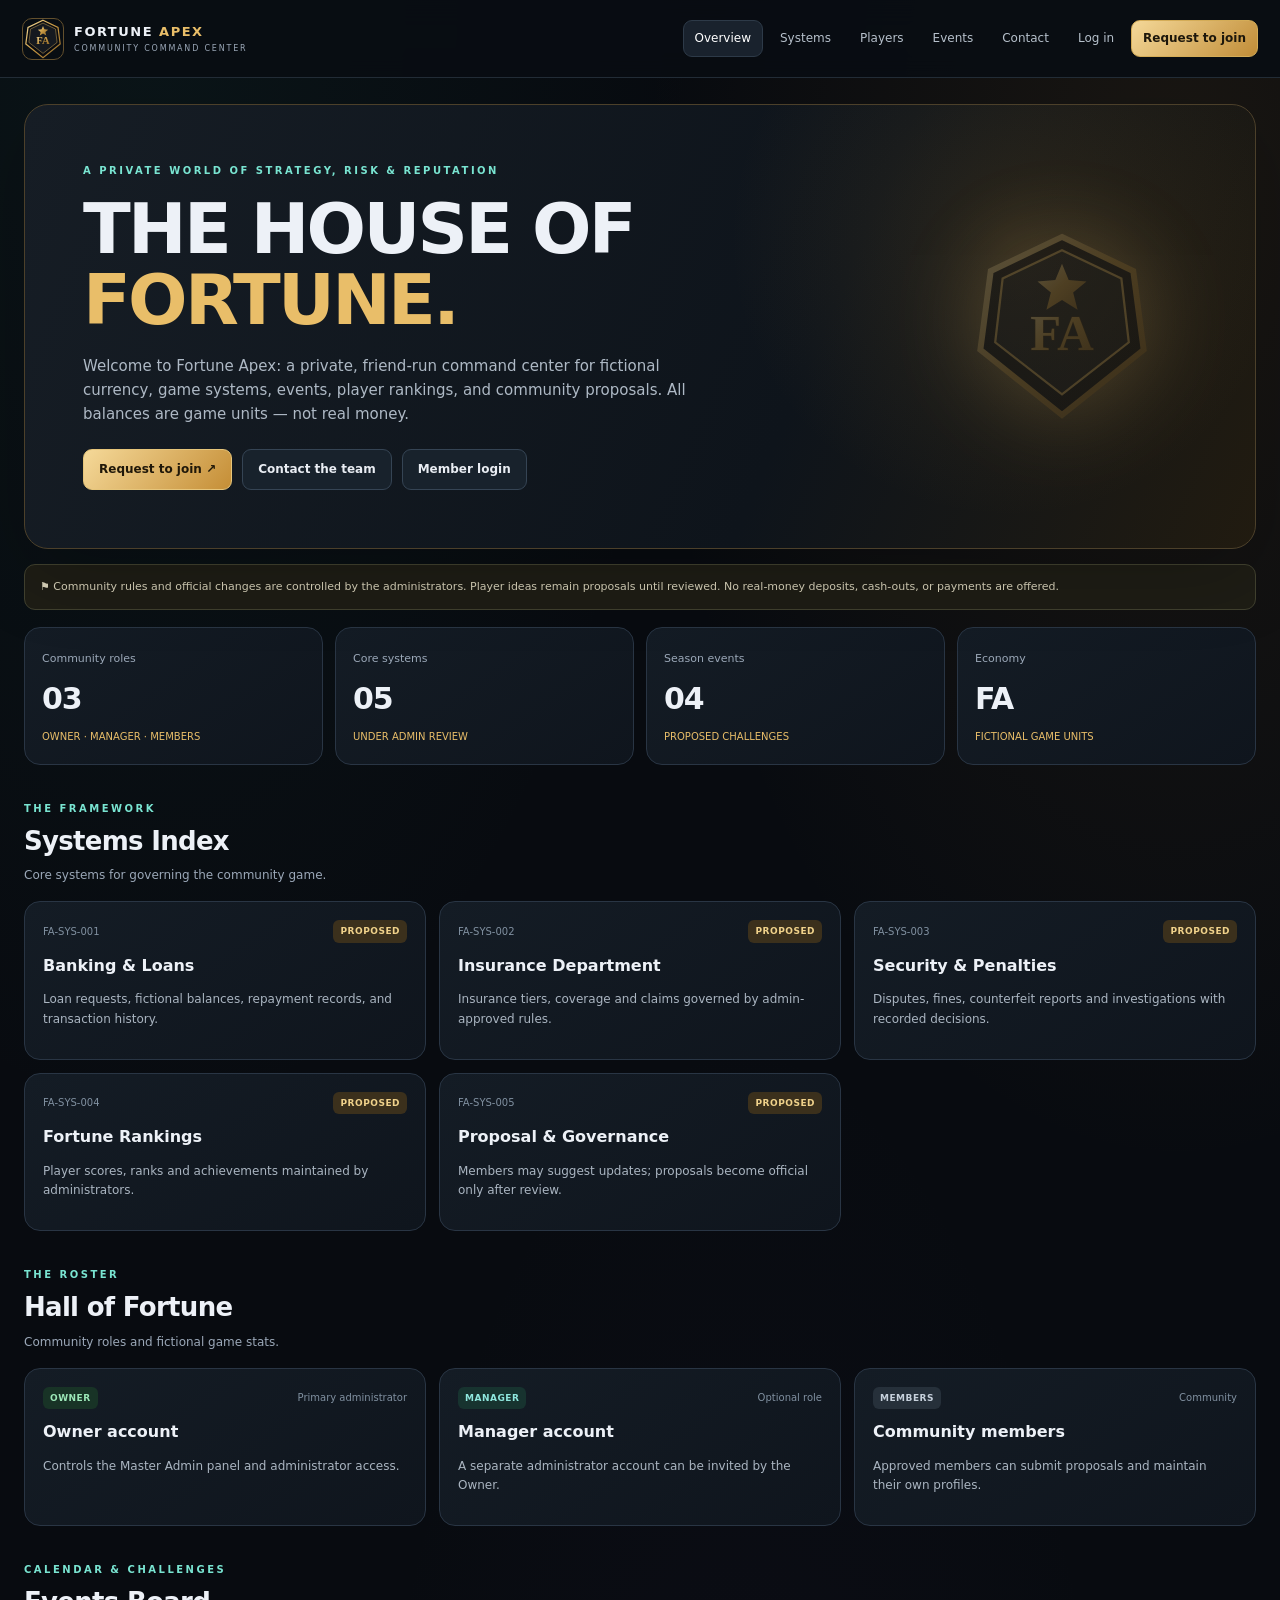
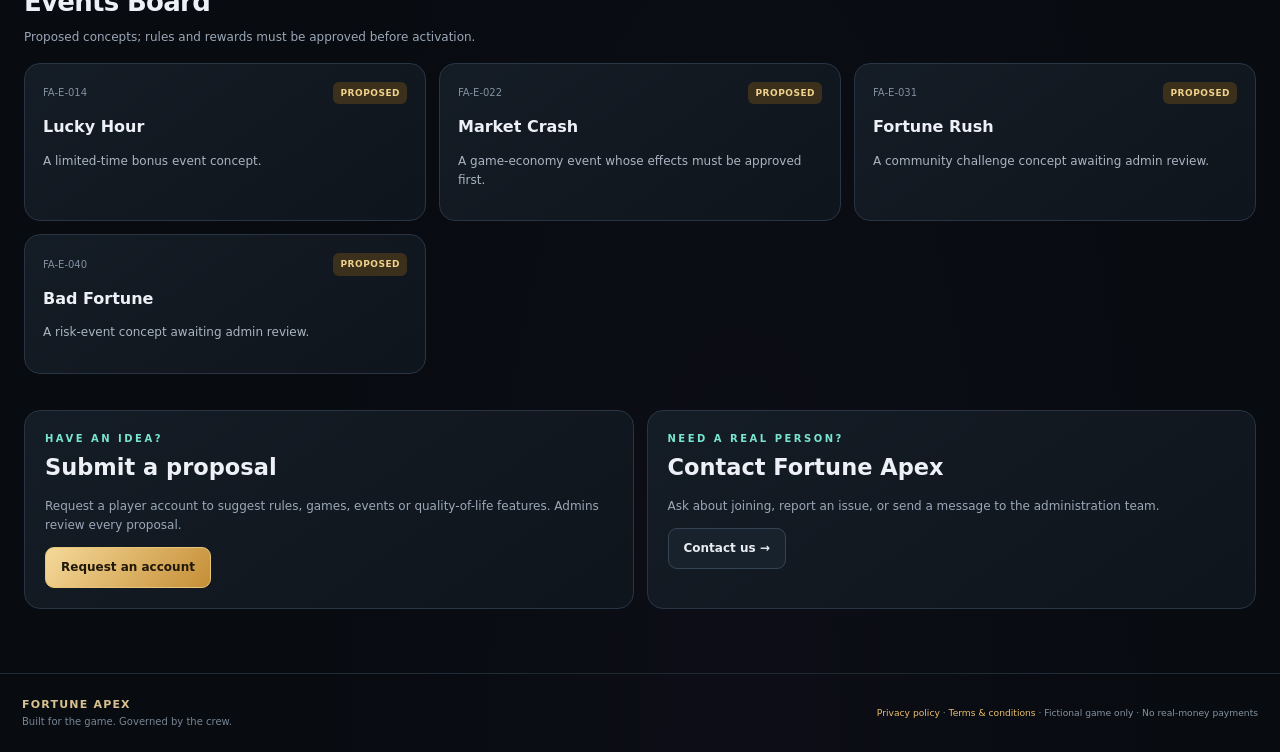
<file: index.html>
<!doctype html>
<html lang="en"><head><meta charset="utf-8"><meta name="viewport" content="width=device-width,initial-scale=1"><meta name="theme-color" content="#090b10"><meta name="description" content="Fortune Apex — a private, friend-run strategy and game community."><title>FORTUNE APEX · Community Command Center</title><link rel="icon" href="/favicon.svg" type="image/svg+xml"><link rel="icon" type="image/svg+xml" href="/favicon.svg"><link rel="stylesheet" href="/assets/site.css"><script defer src="/assets/site.js"></script></head>
<body><header class="topbar"><a class="brand" href="/index.html"><img src="/favicon.svg" alt="" width="42" height="42"><span><strong>FORTUNE <i>APEX</i></strong><small>COMMUNITY COMMAND CENTER</small></span></a><button class="nav-toggle" aria-label="Open navigation" aria-expanded="false">☰</button><nav class="nav"><a class="active" href="/index.html">Overview</a><a href="#systems">Systems</a><a href="#players">Players</a><a href="#events">Events</a><a href="/contact.php">Contact</a><a href="/login.php">Log in</a><a class="nav-cta" href="/register.php">Request to join</a></nav></header>
<main class="container"><section class="hero"><img class="hero-emblem" src="/favicon.svg" alt=""><div class="eyebrow">A private world of strategy, risk & reputation</div><h1>THE HOUSE OF <span>FORTUNE.</span></h1><p>Welcome to Fortune Apex: a private, friend-run command center for fictional currency, game systems, events, player rankings, and community proposals. All balances are game units — not real money.</p><div class="button-row"><a class="btn gold" href="/register.php">Request to join ↗</a><a class="btn" href="/contact.php">Contact the team</a><a class="btn" href="/login.php">Member login</a></div></section>
<div class="notice">⚑ Community rules and official changes are controlled by the administrators. Player ideas remain proposals until reviewed. No real-money deposits, cash-outs, or payments are offered.</div>
<div class="stats"><div class="stat"><small>Community roles</small><strong>03</strong><span class="tiny">OWNER · MANAGER · MEMBERS</span></div><div class="stat"><small>Core systems</small><strong>05</strong><span class="tiny">UNDER ADMIN REVIEW</span></div><div class="stat"><small>Season events</small><strong>04</strong><span class="tiny">PROPOSED CHALLENGES</span></div><div class="stat"><small>Economy</small><strong>FA</strong><span class="tiny">FICTIONAL GAME UNITS</span></div></div>
<section class="section" id="systems"><div class="section-heading"><div><div class="eyebrow">The framework</div><h2>Systems Index</h2><p>Core systems for governing the community game.</p></div></div><div class="grid"><article class="card"><div class="cardtop"><span class="meta">FA-SYS-001</span><span class="tag proposed">PROPOSED</span></div><h3>Banking & Loans</h3><p>Loan requests, fictional balances, repayment records, and transaction history.</p></article><article class="card"><div class="cardtop"><span class="meta">FA-SYS-002</span><span class="tag proposed">PROPOSED</span></div><h3>Insurance Department</h3><p>Insurance tiers, coverage and claims governed by admin-approved rules.</p></article><article class="card"><div class="cardtop"><span class="meta">FA-SYS-003</span><span class="tag proposed">PROPOSED</span></div><h3>Security & Penalties</h3><p>Disputes, fines, counterfeit reports and investigations with recorded decisions.</p></article><article class="card"><div class="cardtop"><span class="meta">FA-SYS-004</span><span class="tag proposed">PROPOSED</span></div><h3>Fortune Rankings</h3><p>Player scores, ranks and achievements maintained by administrators.</p></article><article class="card"><div class="cardtop"><span class="meta">FA-SYS-005</span><span class="tag proposed">PROPOSED</span></div><h3>Proposal & Governance</h3><p>Members may suggest updates; proposals become official only after review.</p></article></div></section>
<section class="section" id="players"><div class="section-heading"><div><div class="eyebrow">The roster</div><h2>Hall of Fortune</h2><p>Community roles and fictional game stats.</p></div></div><div class="grid"><article class="card"><div class="cardtop"><span class="tag active">OWNER</span><span class="meta">Primary administrator</span></div><h3>Owner account</h3><p>Controls the Master Admin panel and administrator access.</p></article><article class="card"><div class="cardtop"><span class="tag planned">MANAGER</span><span class="meta">Optional role</span></div><h3>Manager account</h3><p>A separate administrator account can be invited by the Owner.</p></article><article class="card"><div class="cardtop"><span class="tag">MEMBERS</span><span class="meta">Community</span></div><h3>Community members</h3><p>Approved members can submit proposals and maintain their own profiles.</p></article></div></section>
<section class="section" id="events"><div class="section-heading"><div><div class="eyebrow">Calendar & challenges</div><h2>Events Board</h2><p>Proposed concepts; rules and rewards must be approved before activation.</p></div></div><div class="grid"><article class="card"><div class="cardtop"><span class="meta">FA-E-014</span><span class="tag proposed">PROPOSED</span></div><h3>Lucky Hour</h3><p>A limited-time bonus event concept.</p></article><article class="card"><div class="cardtop"><span class="meta">FA-E-022</span><span class="tag proposed">PROPOSED</span></div><h3>Market Crash</h3><p>A game-economy event whose effects must be approved first.</p></article><article class="card"><div class="cardtop"><span class="meta">FA-E-031</span><span class="tag proposed">PROPOSED</span></div><h3>Fortune Rush</h3><p>A community challenge concept awaiting admin review.</p></article><article class="card"><div class="cardtop"><span class="meta">FA-E-040</span><span class="tag proposed">PROPOSED</span></div><h3>Bad Fortune</h3><p>A risk-event concept awaiting admin review.</p></article></div></section>
<section class="section"><div class="grid two"><article class="panel"><div class="eyebrow">Have an idea?</div><h2>Submit a proposal</h2><p>Request a player account to suggest rules, games, events or quality-of-life features. Admins review every proposal.</p><a class="btn gold" href="/register.php">Request an account</a></article><article class="panel"><div class="eyebrow">Need a real person?</div><h2>Contact Fortune Apex</h2><p>Ask about joining, report an issue, or send a message to the administration team.</p><a class="btn" href="/contact.php">Contact us →</a></article></div></section>
</main><footer class="footer"><div><b>FORTUNE APEX</b><span>Built for the game. Governed by the crew.</span></div><small><a href="/privacy.html">Privacy policy</a> · <a href="/terms.html">Terms & conditions</a> · Fictional game only · No real-money payments</small></footer></body></html>
</file>
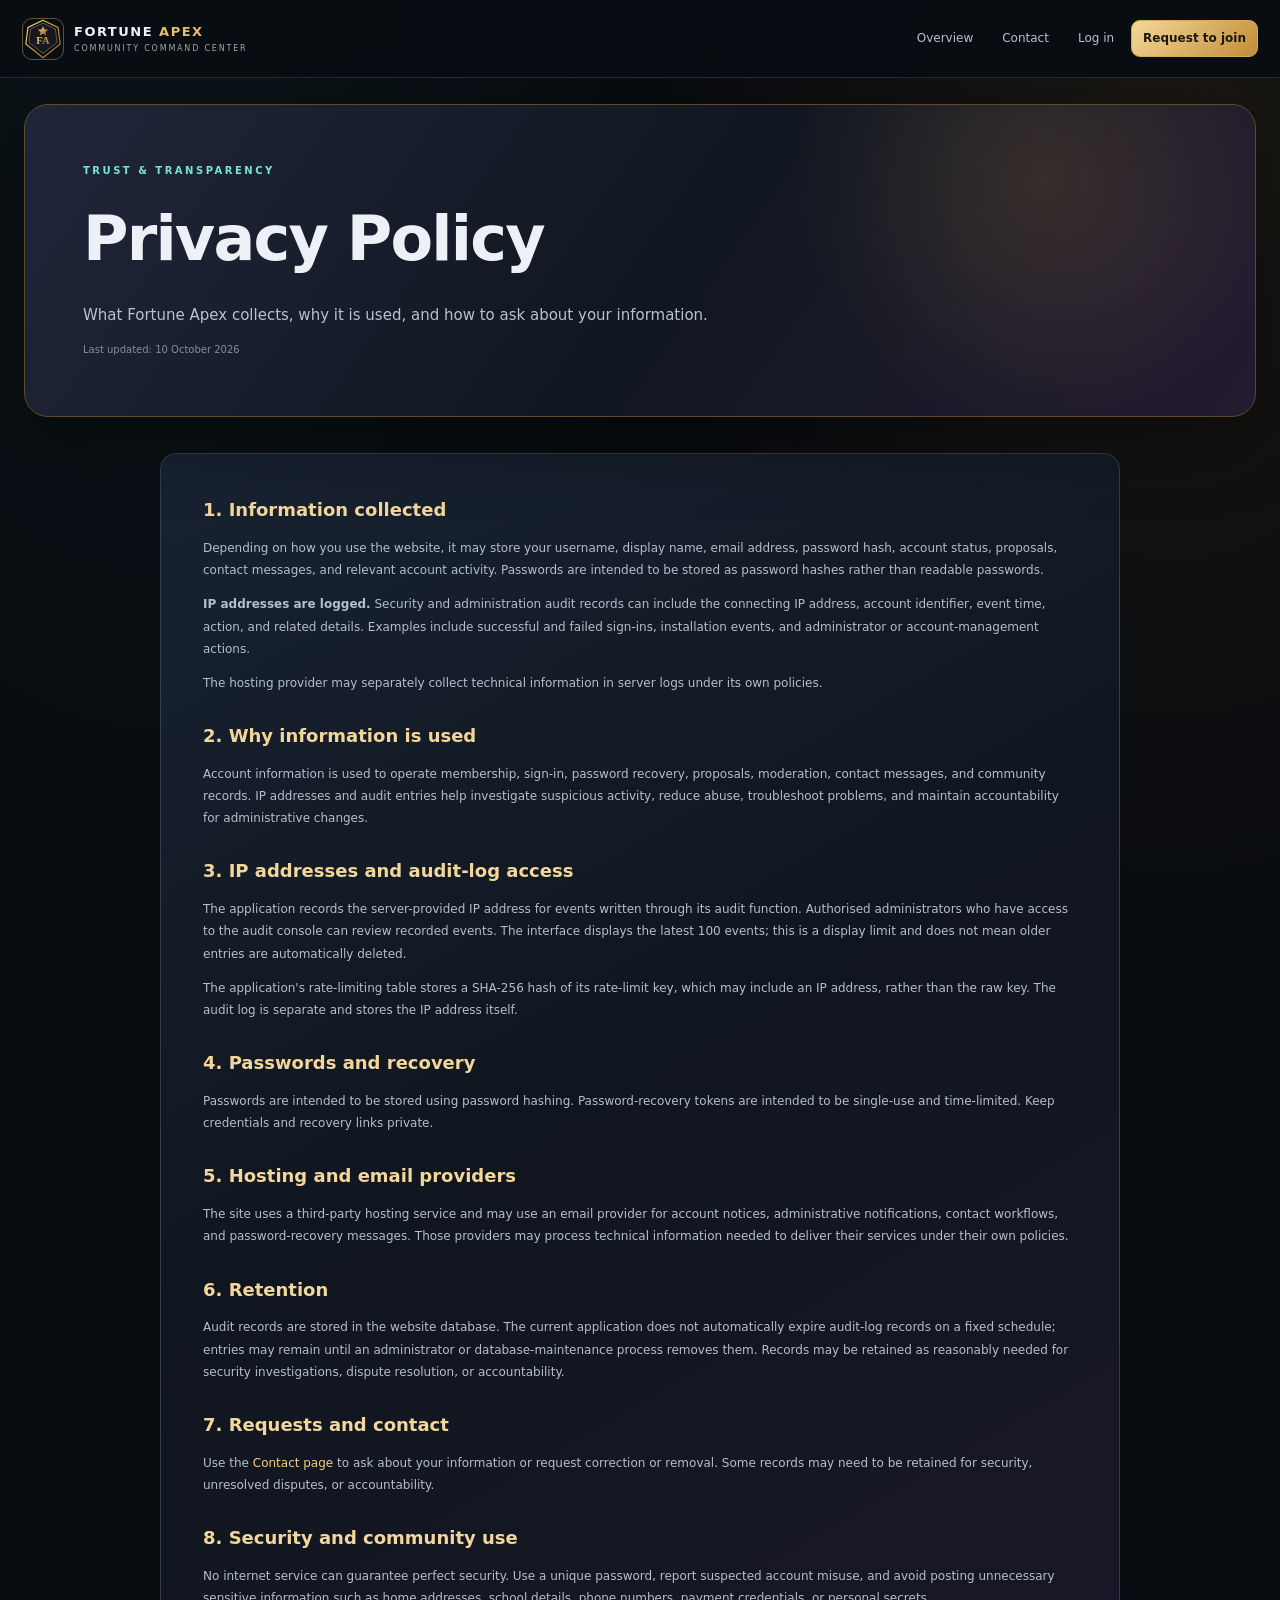
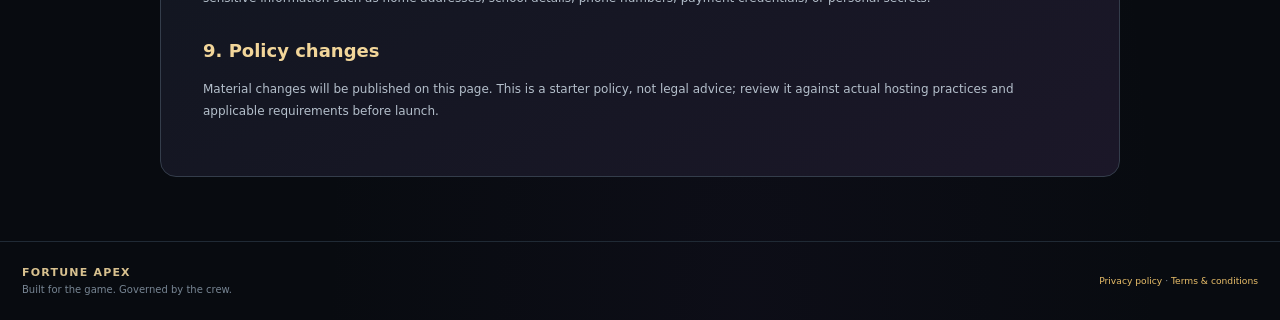
<file: privacy.html>
<!doctype html>
<html lang="en"><head><meta charset="utf-8"><meta name="viewport" content="width=device-width,initial-scale=1"><meta name="theme-color" content="#090b10"><title>Privacy Policy · Fortune Apex</title><link rel="icon" href="/favicon.svg" type="image/svg+xml"><link rel="stylesheet" href="/assets/site.css"><script defer src="/assets/site.js"></script></head>
<body><header class="topbar"><a class="brand" href="/index.html"><img src="/favicon.svg" alt="" width="42" height="42"><span><strong>FORTUNE <i>APEX</i></strong><small>COMMUNITY COMMAND CENTER</small></span></a><button class="nav-toggle" aria-label="Open navigation" aria-expanded="false">☰</button><nav class="nav"><a href="/index.html">Overview</a><a href="/contact.php">Contact</a><a href="/login.php">Log in</a><a class="nav-cta" href="/register.php">Request to join</a></nav></header>
<main class="container"><section class="legal-hero"><div class="eyebrow">Trust &amp; transparency</div><h1>Privacy Policy</h1><p>What Fortune Apex collects, why it is used, and how to ask about your information.</p><div class="meta">Last updated: 10 October 2026</div></section><section class="section legal-content"><article class="panel">
<h2>1. Information collected</h2><p>Depending on how you use the website, it may store your username, display name, email address, password hash, account status, proposals, contact messages, and relevant account activity. Passwords are intended to be stored as password hashes rather than readable passwords.</p>
<p><strong>IP addresses are logged.</strong> Security and administration audit records can include the connecting IP address, account identifier, event time, action, and related details. Examples include successful and failed sign-ins, installation events, and administrator or account-management actions.</p><p>The hosting provider may separately collect technical information in server logs under its own policies.</p>
<h2>2. Why information is used</h2><p>Account information is used to operate membership, sign-in, password recovery, proposals, moderation, contact messages, and community records. IP addresses and audit entries help investigate suspicious activity, reduce abuse, troubleshoot problems, and maintain accountability for administrative changes.</p>
<h2>3. IP addresses and audit-log access</h2><p>The application records the server-provided IP address for events written through its audit function. Authorised administrators who have access to the audit console can review recorded events. The interface displays the latest 100 events; this is a display limit and does not mean older entries are automatically deleted.</p><p>The application's rate-limiting table stores a SHA-256 hash of its rate-limit key, which may include an IP address, rather than the raw key. The audit log is separate and stores the IP address itself.</p>
<h2>4. Passwords and recovery</h2><p>Passwords are intended to be stored using password hashing. Password-recovery tokens are intended to be single-use and time-limited. Keep credentials and recovery links private.</p>
<h2>5. Hosting and email providers</h2><p>The site uses a third-party hosting service and may use an email provider for account notices, administrative notifications, contact workflows, and password-recovery messages. Those providers may process technical information needed to deliver their services under their own policies.</p>
<h2>6. Retention</h2><p>Audit records are stored in the website database. The current application does not automatically expire audit-log records on a fixed schedule; entries may remain until an administrator or database-maintenance process removes them. Records may be retained as reasonably needed for security investigations, dispute resolution, or accountability.</p>
<h2>7. Requests and contact</h2><p>Use the <a href="/contact.php">Contact page</a> to ask about your information or request correction or removal. Some records may need to be retained for security, unresolved disputes, or accountability.</p>
<h2>8. Security and community use</h2><p>No internet service can guarantee perfect security. Use a unique password, report suspected account misuse, and avoid posting unnecessary sensitive information such as home addresses, school details, phone numbers, payment credentials, or personal secrets.</p>
<h2>9. Policy changes</h2><p>Material changes will be published on this page. This is a starter policy, not legal advice; review it against actual hosting practices and applicable requirements before launch.</p>
</article></section></main><footer class="footer"><div><b>FORTUNE APEX</b><span>Built for the game. Governed by the crew.</span></div><small><a href="/privacy.html">Privacy policy</a> · <a href="/terms.html">Terms &amp; conditions</a></small></footer></body></html>
</file>
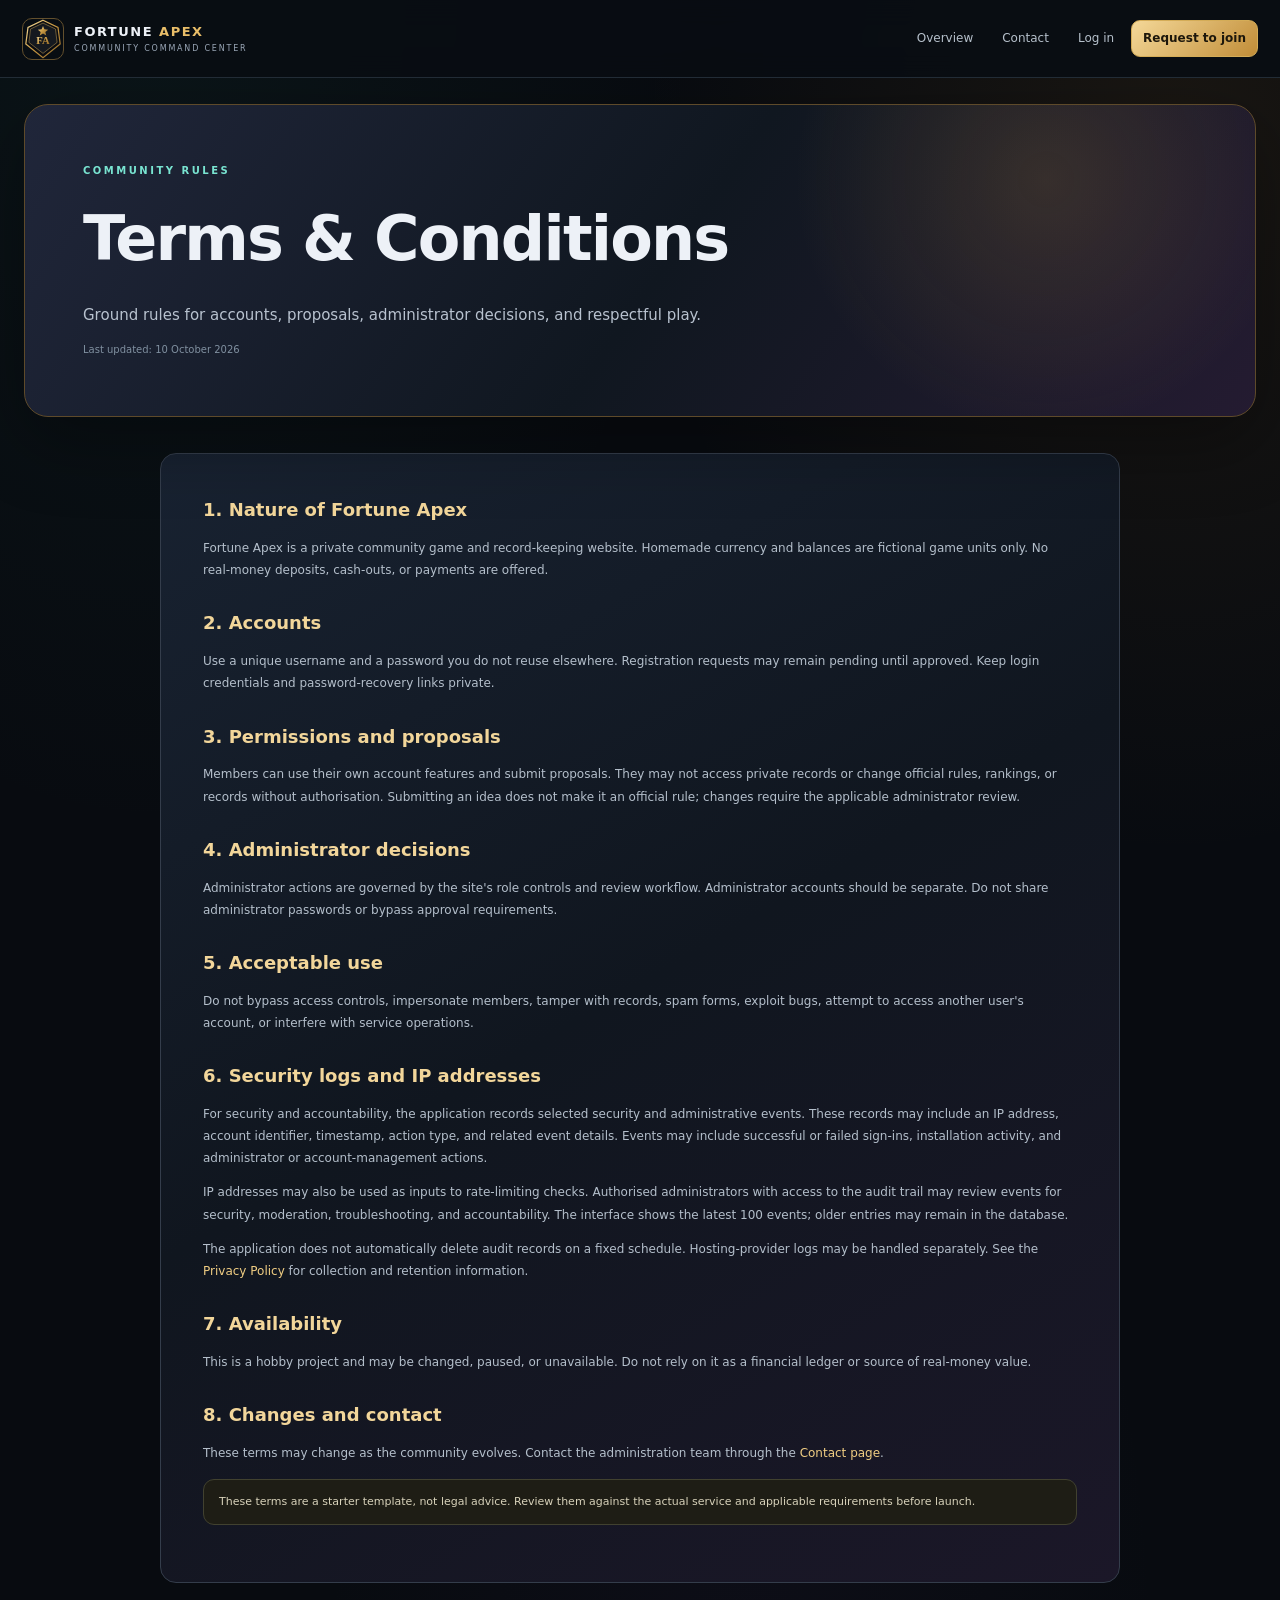
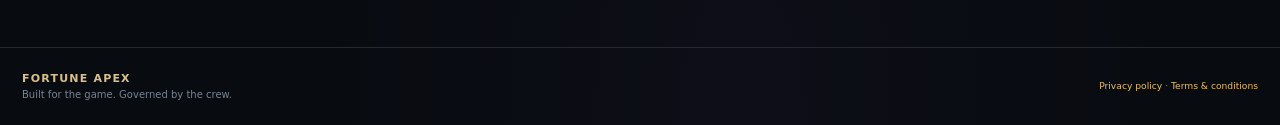
<file: terms.html>
<!doctype html>
<html lang="en"><head><meta charset="utf-8"><meta name="viewport" content="width=device-width,initial-scale=1"><meta name="theme-color" content="#090b10"><title>Terms &amp; Conditions · Fortune Apex</title><link rel="icon" href="/favicon.svg" type="image/svg+xml"><link rel="stylesheet" href="/assets/site.css"><script defer src="/assets/site.js"></script></head>
<body><header class="topbar"><a class="brand" href="/index.html"><img src="/favicon.svg" alt="" width="42" height="42"><span><strong>FORTUNE <i>APEX</i></strong><small>COMMUNITY COMMAND CENTER</small></span></a><button class="nav-toggle" aria-label="Open navigation" aria-expanded="false">☰</button><nav class="nav"><a href="/index.html">Overview</a><a href="/contact.php">Contact</a><a href="/login.php">Log in</a><a class="nav-cta" href="/register.php">Request to join</a></nav></header>
<main class="container"><section class="legal-hero"><div class="eyebrow">Community rules</div><h1>Terms &amp; Conditions</h1><p>Ground rules for accounts, proposals, administrator decisions, and respectful play.</p><div class="meta">Last updated: 10 October 2026</div></section><section class="section legal-content"><article class="panel">
<h2>1. Nature of Fortune Apex</h2><p>Fortune Apex is a private community game and record-keeping website. Homemade currency and balances are fictional game units only. No real-money deposits, cash-outs, or payments are offered.</p>
<h2>2. Accounts</h2><p>Use a unique username and a password you do not reuse elsewhere. Registration requests may remain pending until approved. Keep login credentials and password-recovery links private.</p>
<h2>3. Permissions and proposals</h2><p>Members can use their own account features and submit proposals. They may not access private records or change official rules, rankings, or records without authorisation. Submitting an idea does not make it an official rule; changes require the applicable administrator review.</p>
<h2>4. Administrator decisions</h2><p>Administrator actions are governed by the site's role controls and review workflow. Administrator accounts should be separate. Do not share administrator passwords or bypass approval requirements.</p>
<h2>5. Acceptable use</h2><p>Do not bypass access controls, impersonate members, tamper with records, spam forms, exploit bugs, attempt to access another user's account, or interfere with service operations.</p>
<h2>6. Security logs and IP addresses</h2><p>For security and accountability, the application records selected security and administrative events. These records may include an IP address, account identifier, timestamp, action type, and related event details. Events may include successful or failed sign-ins, installation activity, and administrator or account-management actions.</p><p>IP addresses may also be used as inputs to rate-limiting checks. Authorised administrators with access to the audit trail may review events for security, moderation, troubleshooting, and accountability. The interface shows the latest 100 events; older entries may remain in the database.</p><p>The application does not automatically delete audit records on a fixed schedule. Hosting-provider logs may be handled separately. See the <a href="/privacy.html">Privacy Policy</a> for collection and retention information.</p>
<h2>7. Availability</h2><p>This is a hobby project and may be changed, paused, or unavailable. Do not rely on it as a financial ledger or source of real-money value.</p>
<h2>8. Changes and contact</h2><p>These terms may change as the community evolves. Contact the administration team through the <a href="/contact.php">Contact page</a>.</p><div class="notice">These terms are a starter template, not legal advice. Review them against the actual service and applicable requirements before launch.</div>
</article></section></main><footer class="footer"><div><b>FORTUNE APEX</b><span>Built for the game. Governed by the crew.</span></div><small><a href="/privacy.html">Privacy policy</a> · <a href="/terms.html">Terms &amp; conditions</a></small></footer></body></html>
</file>
<file: assets/site.css>
:root{--bg:#080b10;--panel:#111821;--panel2:#151e29;--line:#293544;--text:#edf1f7;--muted:#9ba8b8;--gold:#e9be69;--gold2:#c18c36;--cyan:#79e4d1;--green:#80d9a4;--red:#ff9b9b;--radius:16px}*{box-sizing:border-box}html{scroll-behavior:smooth;scroll-padding-top:90px}body{margin:0;background:radial-gradient(ellipse at 12% 0%,#26786a18,transparent 34%),radial-gradient(ellipse at 92% 8%,#9b6a231f,transparent 32%),radial-gradient(ellipse at 58% 100%,#482d6d14,transparent 40%),var(--bg);color:var(--text);font:15px/1.6 Inter,ui-sans-serif,system-ui,-apple-system,BlinkMacSystemFont,"Segoe UI",sans-serif}a{color:var(--gold);text-decoration:none}a:hover{color:#ffe8b4}button,input,select,textarea{font:inherit}.topbar{min-height:78px;display:flex;align-items:center;justify-content:space-between;gap:18px;padding:14px max(22px,calc((100vw - 1320px)/2));border-bottom:1px solid #222c36;background:#090d13ef;position:sticky;top:0;z-index:30;backdrop-filter:blur(14px)}.brand{display:flex;align-items:center;gap:10px;color:var(--text);flex-shrink:0}.brand img{border-radius:10px;border:1px solid #63502d}.brand strong{display:block;letter-spacing:1.5px;font-size:13px}.brand i{font-style:normal;color:var(--gold)}.brand small{display:block;color:var(--muted);font-size:8px;letter-spacing:1.8px}.nav{display:flex;align-items:center;gap:5px;flex-wrap:wrap}.nav a{padding:8px 11px;color:#b6c0cb;border:1px solid transparent;border-radius:9px;font-size:12px}.nav a:hover,.nav a.active{color:white;background:#19222d;border-color:#2d3a48}.nav .nav-cta{background:linear-gradient(135deg,#f4d898,#c18d38);color:#1d170b;font-weight:800;border-color:#d4ac57}.nav .admin-link{color:var(--gold)}.nav-toggle{display:none;background:#18212b;border:1px solid var(--line);border-radius:8px;color:white;padding:7px 10px}.container{max-width:1320px;margin:0 auto;padding:26px 24px 64px}.hero{position:relative;overflow:hidden;min-height:340px;padding:clamp(28px,5vw,58px);border:1px solid #4c402a;border-radius:24px;background:radial-gradient(circle at 80% 30%,#a4772a2a,transparent 27%),linear-gradient(113deg,#161d25,#0e141b 63%,#211b10);box-shadow:0 25px 80px #0003}.eyebrow{font-size:10px;font-weight:850;color:var(--cyan);letter-spacing:2.5px;text-transform:uppercase}.hero h1{font-size:clamp(38px,6vw,70px);letter-spacing:-2.7px;line-height:1.02;max-width:700px;margin:15px 0 17px}.hero h1 span{color:var(--gold)}.hero p{max-width:650px;color:#aeb9c5;font-size:15px}.hero-emblem{position:absolute;width:190px;height:190px;right:8%;top:50%;transform:translateY(-50%);opacity:.24;filter:drop-shadow(0 0 45px #e9be69)}.button-row{display:flex;gap:10px;flex-wrap:wrap;margin-top:23px}.btn{display:inline-flex;align-items:center;justify-content:center;gap:8px;border-radius:9px;padding:10px 15px;border:1px solid #354454;background:#18222c;color:#e9edf3;font-size:12px;font-weight:750;cursor:pointer;transition:transform .14s,border-color .14s}.btn:hover{border-color:#9d7c3f;transform:translateY(-1px);color:white}.btn.gold{background:linear-gradient(130deg,#f5d999,#c58e36);border-color:#e6c57a;color:#201809}.btn.danger{background:#321d21;border-color:#714047;color:#ffb0b0}.btn.small{padding:6px 9px;font-size:11px}.section{margin:36px 0 0}.section-heading{display:flex;justify-content:space-between;align-items:flex-end;gap:16px;margin-bottom:16px}.section-heading h2{font-size:26px;letter-spacing:-.7px;margin:4px 0}.section-heading p{color:var(--muted);font-size:12px;margin:0}.stats{display:grid;grid-template-columns:repeat(4,minmax(0,1fr));gap:12px;margin-top:17px}.stat,.panel,.card,.table-wrap,.auth-card{background:linear-gradient(145deg,#141c25,#0f151d);border:1px solid var(--line);border-radius:var(--radius)}.stat{padding:17px}.stat small{color:var(--muted);font-size:11px}.stat strong{display:block;font-size:30px;letter-spacing:-1px;margin-top:6px}.stat .tiny{color:var(--gold);font-size:10px}.grid{display:grid;grid-template-columns:repeat(3,minmax(0,1fr));gap:13px}.grid.two{grid-template-columns:repeat(2,minmax(0,1fr))}.card{padding:18px;min-width:0}.cardtop{display:flex;align-items:center;justify-content:space-between;gap:10px}.card h3{font-size:16px;margin:10px 0 5px;overflow-wrap:anywhere}.card p{font-size:12px;color:#aab5c1;white-space:pre-wrap;overflow-wrap:anywhere}.meta{color:#8090a0;font-size:10px}.tag{display:inline-block;padding:4px 7px;border-radius:6px;background:#26303a;color:#c7d1dc;font-size:9px;font-weight:850;letter-spacing:.5px;text-transform:uppercase}.tag.active,.tag.approved,.tag.open{color:#9ce8b8;background:#183326}.tag.pending,.tag.proposed,.tag.testing{color:#f0d28b;background:#3b301c}.tag.rejected,.tag.suspended,.tag.closed{color:#ffb0b0;background:#3c2125}.tag.planned{color:#8fe7de;background:#17332f}.searchbar{width:min(390px,100%);min-width:220px;padding:10px 12px;background:#0c1219;border:1px solid #344252;border-radius:9px;color:var(--text);outline:none;font-size:12px}.searchbar:focus,input:focus,select:focus,textarea:focus{border-color:#ad8747;box-shadow:0 0 0 3px #d6ab4a1c;outline:none}.field{display:block;margin:13px 0;color:#b9c4cf;font-size:12px}.field input,.field select,.field textarea,input.control,select.control,textarea.control{display:block;width:100%;margin-top:6px;border:1px solid #344150;border-radius:9px;background:#0a1017;padding:11px 12px;color:#ecf1f6;min-height:42px}.field textarea,textarea.control{min-height:120px;resize:vertical}.field small,.hint{display:block;color:#8290a0;font-size:10px;margin-top:5px}.panel{padding:20px}.panel h2,.panel h3{margin:2px 0 10px}.panel p{color:var(--muted);font-size:12px}.auth-wrap{min-height:60vh;display:grid;place-items:start center;padding:35px 0}.auth-card{width:min(540px,100%);padding:clamp(20px,4vw,34px)}.auth-card h1{font-size:31px;letter-spacing:-1px;margin:8px 0}.auth-card>p{color:var(--muted);font-size:12px}.split{display:grid;grid-template-columns:1fr 1fr;gap:12px}.flash{padding:12px 15px;margin-bottom:10px;border:1px solid #394651;border-radius:10px;background:#17202a;font-size:12px}.flash.success{border-color:#2c6b4c;color:#b8f0cc}.flash.error{border-color:#84484d;color:#ffc0c0}.flash.warning{border-color:#786137;color:#f8dda1}.flash.info{border-color:#345b67;color:#b6ebf2}.flashes{margin-top:4px}.table-wrap{overflow:auto}.data-table{width:100%;border-collapse:collapse;min-width:700px;font-size:12px}.data-table th,.data-table td{padding:12px 13px;text-align:left;vertical-align:top;border-bottom:1px solid #27323e}.data-table th{font-size:10px;color:#9aabb9;text-transform:uppercase;letter-spacing:1px;background:#121a23}.data-table tr:last-child td{border-bottom:0}.row-actions{display:flex;align-items:center;gap:6px;flex-wrap:wrap}.inline-form{display:inline}.admin-tabs{display:flex;gap:6px;flex-wrap:wrap;margin:16px 0 21px}.admin-tabs a{padding:8px 11px;border:1px solid #2f3c49;border-radius:8px;background:#121a23;color:#adbac6;font-size:11px}.admin-tabs a.active{background:#342a19;border-color:#8b6d37;color:#f6d48e}.notice{padding:13px 15px;border:1px solid #41412f;border-radius:11px;background:#1e1d15;color:#d8d2ba;font-size:11px;margin:15px 0}.empty{padding:35px 12px;text-align:center;color:var(--muted)}.footer{border-top:1px solid #202a35;padding:22px max(22px,calc((100vw - 1320px)/2));display:flex;justify-content:space-between;gap:12px;flex-wrap:wrap;color:#8593a0;font-size:11px}.footer b{color:#d8c18f;letter-spacing:1.2px}.footer span{display:block;color:#778593;font-size:10px}.footer small{align-self:center}.pill-row{display:flex;flex-wrap:wrap;gap:7px}.pill{border:1px solid #2c3a48;border-radius:30px;padding:5px 9px;color:#acb7c3;font-size:10px}.two-panel{display:grid;grid-template-columns:.88fr 1.12fr;gap:15px}.footer-links{display:flex;gap:12px}@media(max-width:950px){.nav-toggle{display:block}.topbar{flex-wrap:wrap}.nav{display:none;width:100%;padding:8px 0 3px}.nav.open{display:flex}.nav a{flex:1 0 auto}.hero-emblem{right:-25px;width:145px;height:145px}.grid{grid-template-columns:repeat(2,minmax(0,1fr))}.stats{grid-template-columns:repeat(2,minmax(0,1fr))}.two-panel{grid-template-columns:1fr}}@media(max-width:620px){.container{padding:18px 14px 42px}.topbar{padding:12px 14px}.brand strong{font-size:12px}.nav a{font-size:11px;padding:8px}.hero{padding:26px 22px;min-height:300px}.hero h1{font-size:43px}.hero-emblem{opacity:.12;right:-45px}.grid,.grid.two,.split{grid-template-columns:1fr}.section-heading{align-items:flex-start;flex-direction:column}.searchbar{width:100%}.stats{gap:8px}.stat{padding:13px}.stat strong{font-size:25px}.footer{padding:20px 16px}.auth-card{padding:21px}.data-table{min-width:650px}}@media(prefers-reduced-motion:reduce){*,*::before,*::after{scroll-behavior:auto!important;transition:none!important}}

/* Premium legal and two-admin decision surfaces */
.legal-hero{position:relative;overflow:hidden;padding:clamp(28px,5vw,58px);border:1px solid #5e4a2a;border-radius:24px;background:radial-gradient(circle at 83% 24%,#d5a44228,transparent 24%),linear-gradient(125deg,#20263a,#101720 52%,#241b31);box-shadow:0 24px 75px #0005}.legal-hero h1{margin:10px 0;font-size:clamp(36px,5.5vw,62px);letter-spacing:-1.8px}.legal-hero h1 span{background:linear-gradient(90deg,#ffe6a0,#c68b34,#bfa9ff);color:transparent;background-clip:text}.legal-hero p{max-width:720px;color:#b8c2cf}.legal-content{max-width:960px;margin-left:auto;margin-right:auto}.legal-content .panel{background:linear-gradient(150deg,#182231,#10161f 48%,#1b1728);border-color:#343d4b;padding:clamp(22px,4vw,42px)}.legal-content h2{margin:28px 0 7px;color:#f2d69a;font-size:18px}.legal-content h2:first-child{margin-top:0}.legal-content p{color:#b4bfcb;line-height:1.85}.approval-alert{display:flex;align-items:center;justify-content:space-between;gap:15px;background:linear-gradient(120deg,#41321a,#1e2027 70%,#2a1e32);border-color:#90703a}.approval-prompt{position:fixed;inset:0;z-index:1000;background:#05070cd9;backdrop-filter:blur(12px);display:grid;place-items:center;padding:20px}.approval-prompt-card{width:min(580px,100%);padding:clamp(24px,5vw,42px);border:1px solid #987643;border-radius:22px;background:radial-gradient(circle at 100% 0%,#bd913327,transparent 32%),linear-gradient(140deg,#202937,#10161f 58%,#241b2b);box-shadow:0 30px 100px #0009}.approval-prompt-card h2{font-size:clamp(27px,4vw,39px);margin:8px 0}.approval-prompt-card p{color:#b5c0ce}.approval-decision-form textarea{min-height:64px}.legal-content a{color:#f1ce83}.admin-tabs a[href*="approvals"]{border-color:#8e703d}.tag.approved{color:#a5ecc1}.tag.rejected{color:#ffb0b0}.tag.pending{color:#efd08a}

.nav-logout-form{display:inline-flex;margin:0;align-items:center}.nav .nav-logout{font:inherit;cursor:pointer;padding:8px 11px;border-radius:9px}.nav-logout:focus-visible{outline:2px solid var(--gold);outline-offset:2px}
</file>
